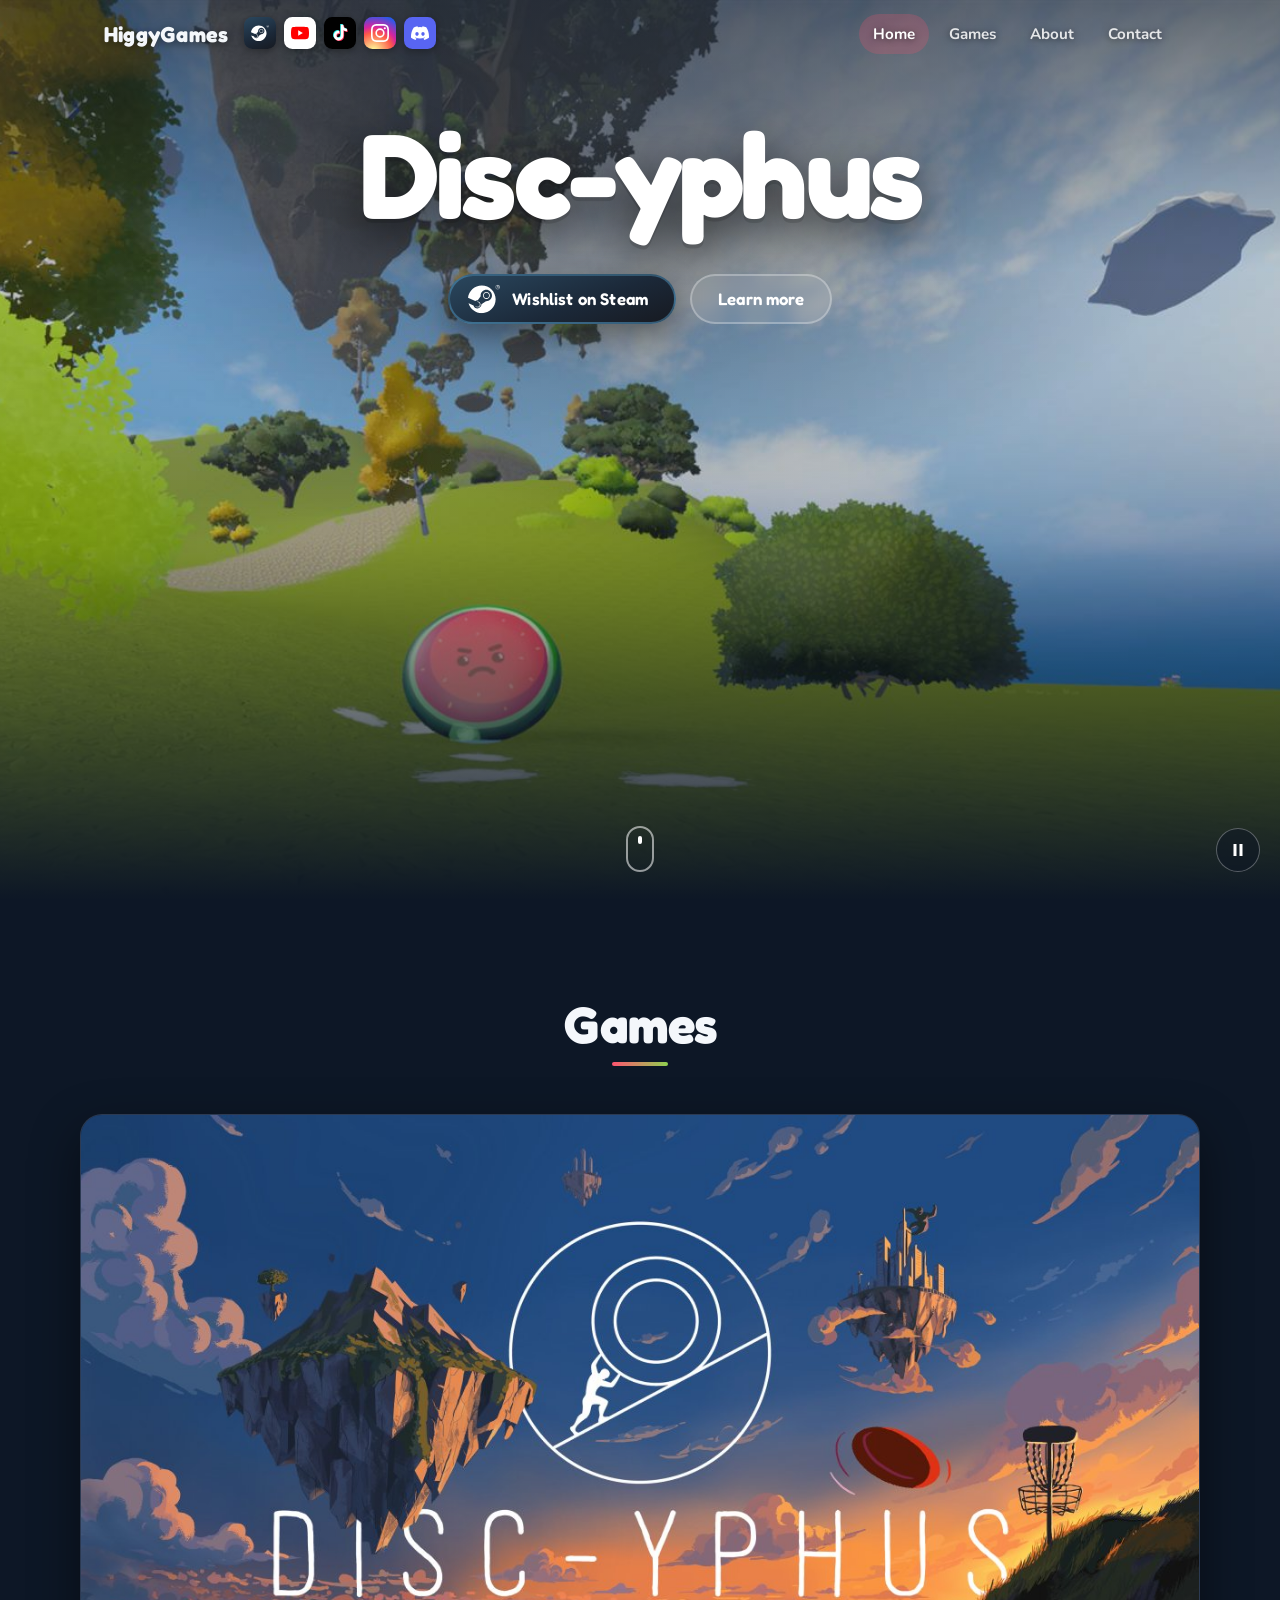
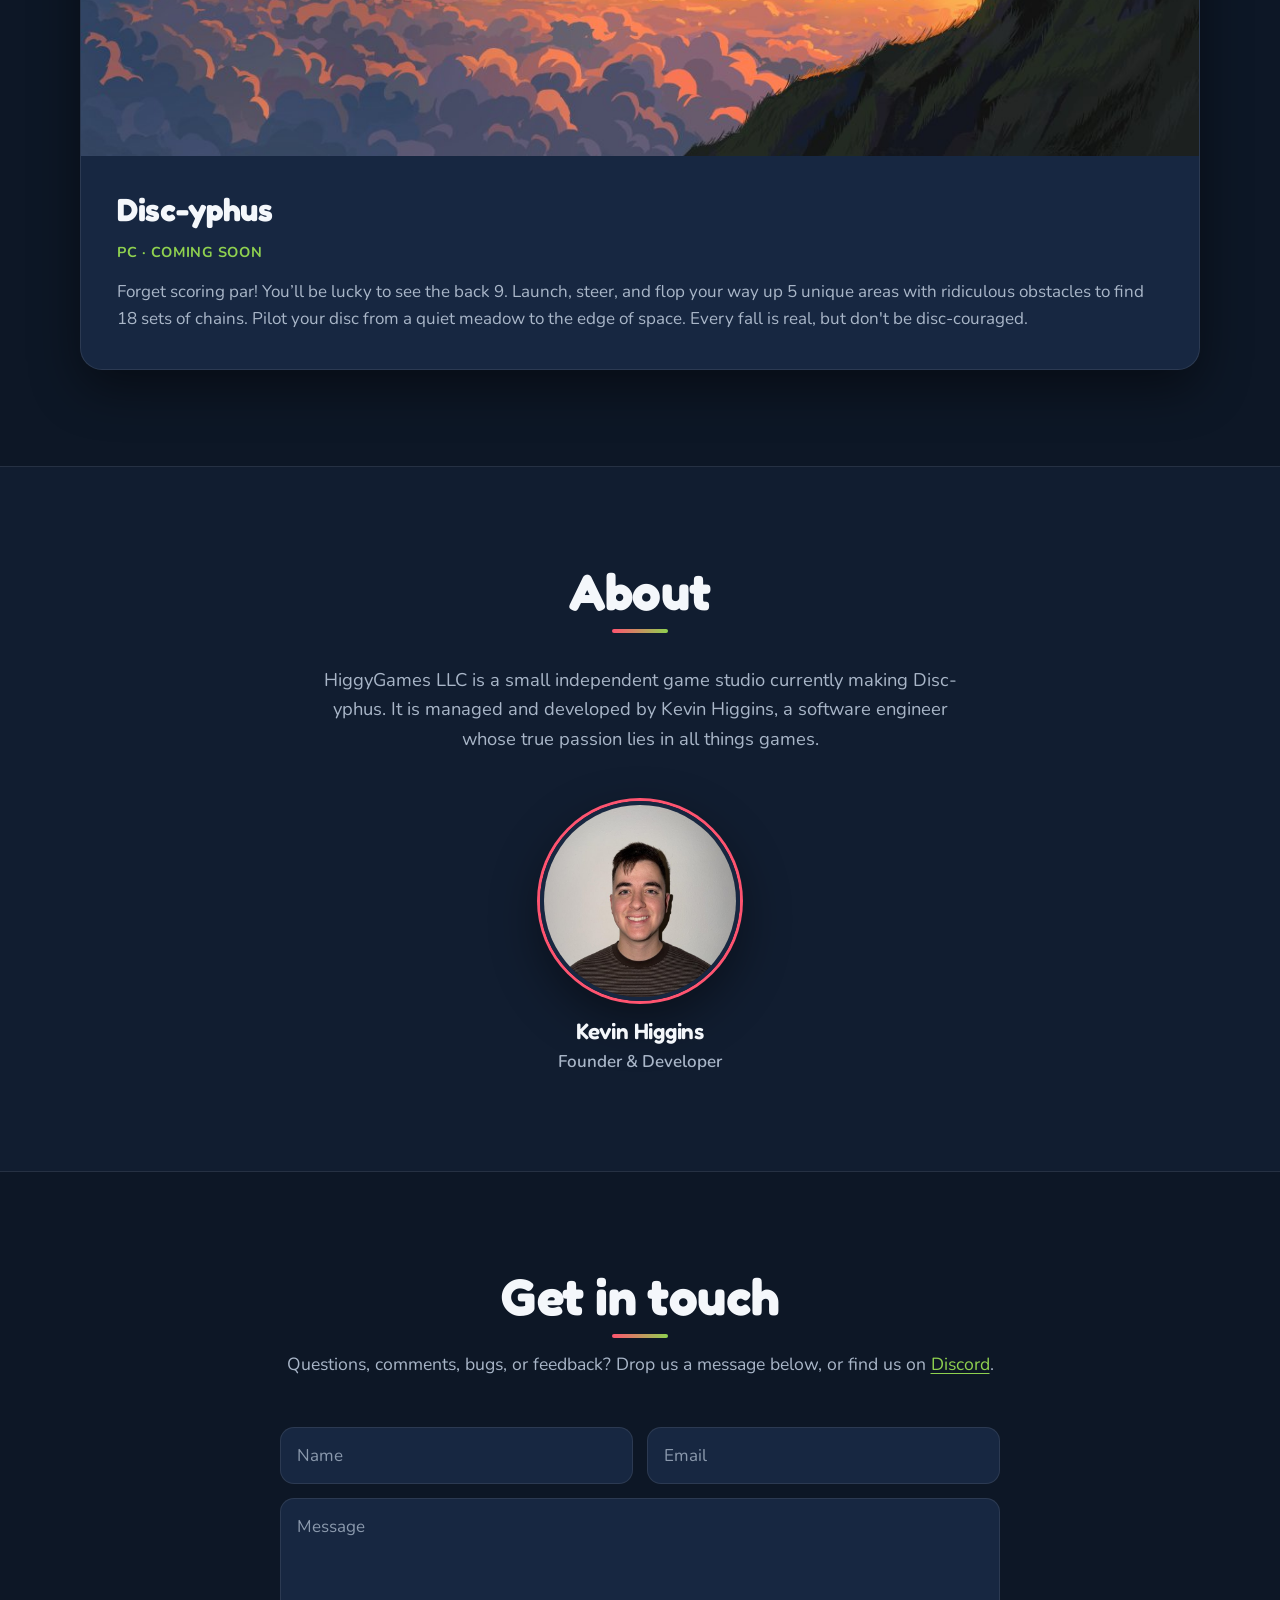
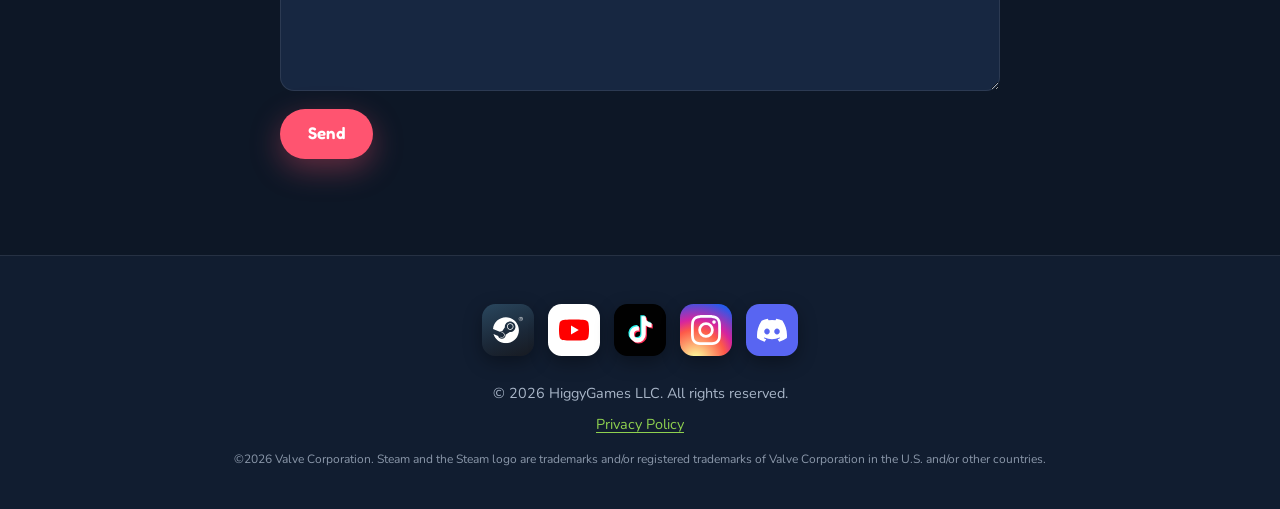
<file: index.html>
<!DOCTYPE html>
<html lang="en">
<head>
	<meta charset="utf-8">
	<meta name="viewport" content="width=device-width, initial-scale=1">
	<meta name="color-scheme" content="dark">
	<title>HiggyGames</title>
	<meta name="description" content="HiggyGames LLC is an independent game studio. They are currently working on Disc-yphus, a challenging 3D platformer where the player is a disc.">

	<!-- Social share cards (Discord, X, Slack link previews). -->
	<meta property="og:site_name" content="HiggyGames">
	<meta property="og:title" content="HiggyGames">
	<meta property="og:description" content="Disc-yphus: a challenging disc golf themed precision platformer. Coming soon to PC.">
	<meta property="og:type" content="website">
	<meta property="og:url" content="https://higgygames.com/">
	<meta property="og:image" content="https://higgygames.com/assets/images/share.jpg">
	<meta property="og:image:width" content="1200">
	<meta property="og:image:height" content="630">
	<meta name="twitter:card" content="summary_large_image">

	<link rel="icon" type="image/png" href="assets/images/favicon.png">
	<link rel="apple-touch-icon" href="assets/images/apple-touch-icon.png">

	<link rel="stylesheet" href="css/style.css?v=16">
</head>
<body>

	<!-- ============================================================
	     EDIT ME: links used across the page.
	     Social links left as "#" are hidden automatically by js/main.js,
	     so fill in the ones you have and leave the rest.
	     ============================================================ -->

	<a class="skip-link" href="#home">Skip to content</a>

	<header class="topbar" id="topbar">
		<div class="topbar__inner">
			<a class="wordmark" href="#home" aria-label="HiggyGames home">
				<span>HiggyGames</span>
			</a>

			<button class="nav-toggle" id="navToggle" aria-expanded="false" aria-controls="siteNav" aria-label="Open menu">
				<span></span><span></span><span></span>
			</button>

			<nav class="nav" id="siteNav" aria-label="Primary">
				<a href="#home">Home</a>
				<a href="#games">Games</a>
				<a href="#about">About</a>
				<a href="#contact">Contact</a>
			</nav>
		</div>
	</header>

	<main>

		<!-- ================= HOME / HERO ================= -->
		<section class="hero" id="home">
			<div class="hero__media" aria-hidden="true">
				<!-- Announce trailer, looped and muted.
				     The poster image keeps the screenshot visible until it loads. -->
				<video class="hero__video" id="heroVideo" autoplay muted loop playsinline poster="assets/images/hero.jpg" src="assets/videos/trailer.mp4"></video>
			</div>

			<div class="hero__content reveal">
				<h1 class="hero__title">Disc-yphus</h1>
				<div class="hero__actions">
					<a class="btn btn--steam" href="https://store.steampowered.com/app/5147760/Discyphus/" data-external>
						<img src="assets/images/steam-logo.svg" alt="">
						Wishlist on Steam
					</a>
					<a class="btn btn--ghost" href="#games">Learn more</a>
				</div>
			</div>

			<button class="hero__pause" id="heroPause" type="button" aria-label="Pause background video">
				<svg class="icon-pause" viewBox="0 0 24 24" aria-hidden="true"><path d="M6 4h4v16H6zM14 4h4v16h-4z"/></svg>
				<svg class="icon-play" viewBox="0 0 24 24" aria-hidden="true"><path d="M7 4v16l13-8z"/></svg>
			</button>

			<a class="hero__scroll" href="#games" aria-label="Scroll to games">
				<span></span>
			</a>
		</section>

		<!-- ================= GAMES ================= -->
		<section class="section" id="games">
			<div class="section__inner">
				<header class="section__head reveal">
					<h2>Games</h2>
				</header>

				<div class="games">
					<a class="game reveal" href="https://store.steampowered.com/app/5147760/Discyphus/" data-external>
						<div class="game__media">
							<img src="assets/images/disc-yphus.jpg" alt="Disc-yphus key art: the Disc-yphus logo over floating islands at sunset, with a disc flying toward a basket." width="1232" height="706" loading="lazy">
						</div>
						<div class="game__body">
							<h3 class="game__title">Disc-yphus</h3>
							<p class="game__meta">PC &middot; Coming soon</p>
							<p class="game__desc">
								Forget scoring par! You&rsquo;ll be lucky to see the back 9. Launch, steer, and flop your way up 5
								unique areas with ridiculous obstacles to find 18 sets of chains. Pilot your disc from a quiet meadow to the
								edge of space. Every fall is real, but don't be disc-couraged.
							</p>
						</div>
					</a>
				</div>
			</div>
		</section>

		<!-- ================= ABOUT ================= -->
		<section class="section section--alt" id="about">
			<div class="section__inner">
				<header class="section__head reveal">
					<h2>About</h2>
				</header>

				<p class="about__blurb reveal">
					HiggyGames LLC is a small independent game studio currently making Disc-yphus.
					It is managed and developed by Kevin Higgins, a software engineer whose true
					passion lies in all things games.
				</p>

				<div class="team">
					<div class="member reveal">
						<img class="member__photo" src="assets/images/kevin_profile_pic.jpg" alt="Kevin Higgins" width="600" height="600" loading="lazy">
						<h3 class="member__name">Kevin Higgins</h3>
						<p class="member__role">Founder &amp; Developer</p>
					</div>
				</div>
			</div>
		</section>

		<!-- ================= CONTACT ================= -->
		<section class="section" id="contact">
			<div class="section__inner section__inner--narrow">
				<header class="section__head reveal">
					<h2>Get in touch</h2>
					<p>Questions, comments, bugs, or feedback? Drop us a message below, or find us on <a href="https://discord.gg/F5QmDP3Kx4" data-external>Discord</a>.</p>
				</header>

				<form class="form reveal" id="contactForm" action="https://formspree.io/f/xgaerrbk" method="POST">
					<div class="form__row">
						<label class="sr-only" for="name">Name</label>
						<input id="name" name="name" type="text" placeholder="Name" maxlength="120" required autocomplete="name">
						<label class="sr-only" for="email">Email</label>
						<input id="email" name="email" type="email" placeholder="Email" maxlength="120" required autocomplete="email">
					</div>
					<label class="sr-only" for="message">Message</label>
					<textarea id="message" name="message" placeholder="Message" rows="6" maxlength="4000" required></textarea>
					<input type="text" name="_gotcha" class="sr-only" tabindex="-1" autocomplete="off" aria-hidden="true">
					<!-- EDIT ME: Cloudflare Turnstile site key. The secret key goes in the Formspree form settings, never here. -->
					<div class="cf-turnstile" data-sitekey="0x4AAAAAAFAc6XRJwkm-q1zN" data-theme="dark" data-size="flexible"></div>
					<div class="form__actions">
						<button class="btn btn--primary" type="submit">Send</button>
						<p class="form__status" id="formStatus" role="status" aria-live="polite"></p>
					</div>
				</form>
			</div>
		</section>

	</main>

	<footer class="footer">
		<div class="footer__inner">
			<ul class="socials" aria-label="Social media">
				<li><a href="https://store.steampowered.com/app/5147760/Discyphus/" data-external data-brand="steam" aria-label="Steam" title="Steam">
					<img src="assets/images/steam-logo.svg" alt="">
				</a></li>
				<li><a href="https://www.youtube.com/@HiggyGamesLLC" data-external data-brand="youtube" aria-label="YouTube" title="YouTube">
					<svg viewBox="0 0 24 24" aria-hidden="true"><path d="M23.5 6.2a3 3 0 0 0-2.1-2.1C19.5 3.6 12 3.6 12 3.6s-7.5 0-9.4.5A3 3 0 0 0 .5 6.2 31 31 0 0 0 0 12a31 31 0 0 0 .5 5.8 3 3 0 0 0 2.1 2.1c1.9.5 9.4.5 9.4.5s7.5 0 9.4-.5a3 3 0 0 0 2.1-2.1A31 31 0 0 0 24 12a31 31 0 0 0-.5-5.8ZM9.6 15.6V8.4l6.2 3.6-6.2 3.6Z"/></svg>
				</a></li>
				<li><a href="https://www.tiktok.com/@higgygames" data-external data-brand="tiktok" aria-label="TikTok" title="TikTok">
					<svg viewBox="0 0 24 24" aria-hidden="true"><path class="tt-cyan" transform="translate(-0.9 -0.9)" d="M16.6 1h-3.4v14.4a3 3 0 1 1-3-3c.3 0 .6 0 .9.1V9a6.5 6.5 0 1 0 5.5 6.4V8.3a8 8 0 0 0 4.7 1.5V6.4a4.7 4.7 0 0 1-4.7-4.7V1Z"/><path class="tt-red" transform="translate(0.9 0.9)" d="M16.6 1h-3.4v14.4a3 3 0 1 1-3-3c.3 0 .6 0 .9.1V9a6.5 6.5 0 1 0 5.5 6.4V8.3a8 8 0 0 0 4.7 1.5V6.4a4.7 4.7 0 0 1-4.7-4.7V1Z"/><path d="M16.6 1h-3.4v14.4a3 3 0 1 1-3-3c.3 0 .6 0 .9.1V9a6.5 6.5 0 1 0 5.5 6.4V8.3a8 8 0 0 0 4.7 1.5V6.4a4.7 4.7 0 0 1-4.7-4.7V1Z"/></svg>
				</a></li>
				<li><a href="https://www.instagram.com/higgygames/" data-external data-brand="instagram" aria-label="Instagram" title="Instagram">
					<svg viewBox="0 0 24 24" aria-hidden="true"><path d="M12 2.2c3.2 0 3.6 0 4.8.1 3.3.1 4.8 1.7 4.9 4.9.1 1.3.1 1.6.1 4.8s0 3.6-.1 4.8c-.1 3.2-1.7 4.8-4.9 4.9-1.3.1-1.6.1-4.8.1s-3.6 0-4.8-.1c-3.3-.1-4.8-1.7-4.9-4.9C2.2 15.6 2.2 15.2 2.2 12s0-3.6.1-4.8C2.4 3.9 4 2.4 7.2 2.3c1.3-.1 1.6-.1 4.8-.1ZM12 0C8.7 0 8.3 0 7.1.1 2.7.3.3 2.7.1 7.1 0 8.3 0 8.7 0 12s0 3.7.1 4.9c.2 4.4 2.6 6.8 7 7 1.2.1 1.6.1 4.9.1s3.7 0 4.9-.1c4.4-.2 6.8-2.6 7-7 .1-1.2.1-1.6.1-4.9s0-3.7-.1-4.9c-.2-4.4-2.6-6.8-7-7C15.7 0 15.3 0 12 0Zm0 5.8a6.2 6.2 0 1 0 0 12.4 6.2 6.2 0 0 0 0-12.4ZM12 16a4 4 0 1 1 0-8 4 4 0 0 1 0 8Zm6.4-11.8a1.4 1.4 0 1 0 0 2.9 1.4 1.4 0 0 0 0-2.9Z"/></svg>
				</a></li>
				<li><a href="#" data-external data-brand="x" aria-label="X" title="X">
					<svg viewBox="0 0 24 24" aria-hidden="true"><path d="M18.2 2h3.4l-7.4 8.5L23 22h-6.8l-5.3-7-6.1 7H1.4l7.9-9.1L1 2h7l4.8 6.4L18.2 2Zm-1.2 18h1.9L7.1 3.9H5.1L17 20Z"/></svg>
				</a></li>
				<li><a href="#" data-external data-brand="bluesky" aria-label="Bluesky" title="Bluesky">
					<svg viewBox="0 0 24 24" aria-hidden="true"><path d="M5.2 3.1C8 5.2 11 9.4 12 11.7c1-2.3 4-6.5 6.8-8.6 2-1.5 5.2-2.7 5.2 1 0 .8-.4 6.3-.7 7.2-.9 3.1-4.1 3.9-7 3.4 5 .9 6.3 3.7 3.5 6.6-5.2 5.5-7.5-1.4-7.8-3.2-.3 1.8-2.6 8.7-7.8 3.2-2.8-2.9-1.5-5.7 3.5-6.6-2.9.5-6.1-.3-7-3.4C.4 10.4 0 4.9 0 4.1c0-3.7 3.2-2.5 5.2-1Z"/></svg>
				</a></li>
				<li><a href="https://discord.gg/F5QmDP3Kx4" data-external data-brand="discord" aria-label="Discord" title="Discord">
					<svg viewBox="0 0 24 24" aria-hidden="true"><path d="M20.3 4.4A19.8 19.8 0 0 0 15.4 3l-.6 1.2a18.3 18.3 0 0 0-5.5 0L8.6 3a19.7 19.7 0 0 0-4.9 1.5C.5 9.2-.3 13.8.1 18.4a20 20 0 0 0 6 3l1.3-2a12.9 12.9 0 0 1-2-1l.5-.4a14.2 14.2 0 0 0 12.2 0l.5.4c-.7.4-1.4.7-2.1 1l1.3 2a19.9 19.9 0 0 0 6.1-3c.5-5.3-.9-9.9-3.6-14ZM8 15.6c-1.2 0-2.2-1.1-2.2-2.4S6.8 10.8 8 10.8s2.2 1.1 2.2 2.4-1 2.4-2.2 2.4Zm8 0c-1.2 0-2.2-1.1-2.2-2.4s1-2.4 2.2-2.4 2.2 1.1 2.2 2.4-1 2.4-2.2 2.4Z"/></svg>
				</a></li>
			</ul>
			<p class="footer__copy">&copy; <span id="year">2026</span> HiggyGames LLC. All rights reserved.</p>
			<p class="footer__links"><a href="privacy.html">Privacy Policy</a></p>
			<p class="footer__legal">&copy;2026 Valve Corporation. Steam and the Steam logo are trademarks and/or registered trademarks of Valve Corporation in the U.S. and/or other countries.</p>
		</div>
	</footer>

	<script src="js/main.js?v=9"></script>
</body>
</html>
</file>
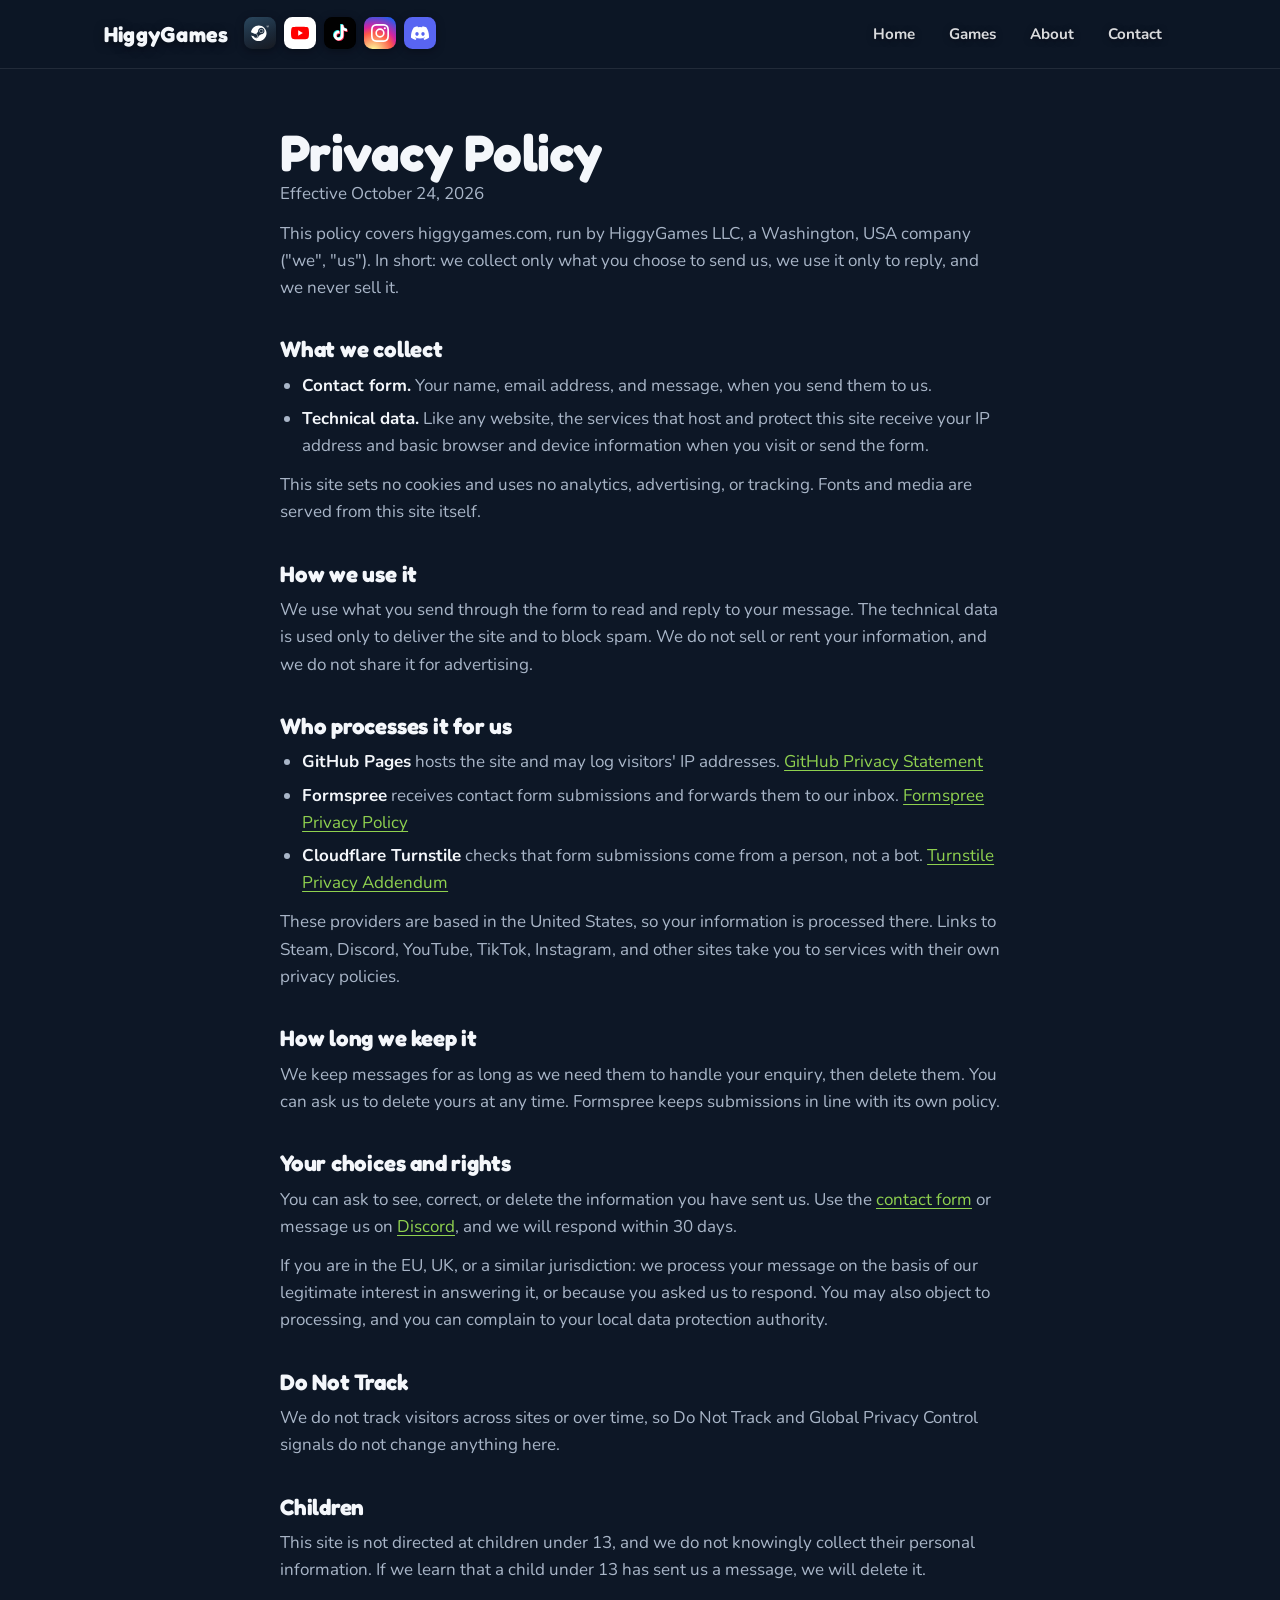
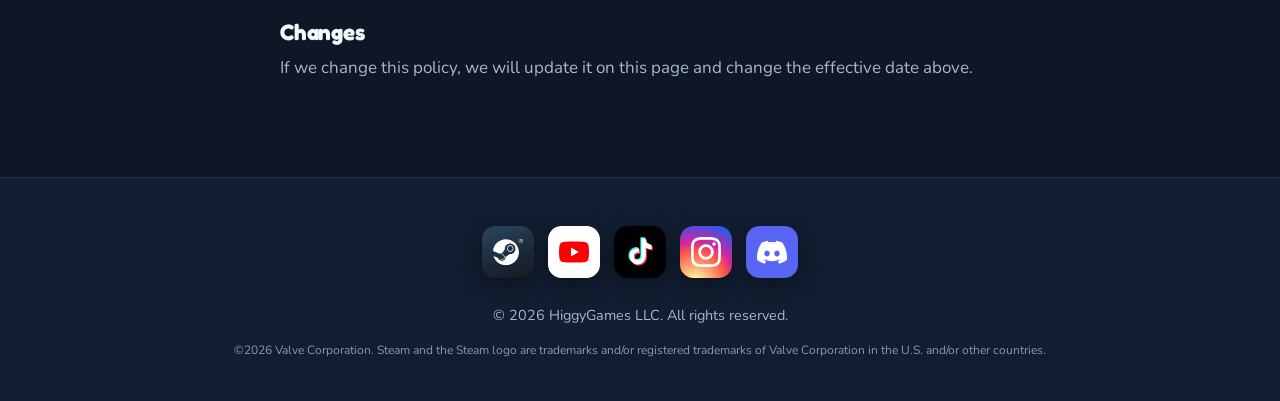
<file: privacy.html>
<!DOCTYPE html>
<html lang="en">
<head>
	<meta charset="utf-8">
	<meta name="viewport" content="width=device-width, initial-scale=1">
	<meta name="color-scheme" content="dark">
	<title>Privacy Policy · HiggyGames</title>
	<meta name="description" content="How HiggyGames LLC handles the information you share through higgygames.com.">
	<link rel="icon" type="image/png" href="assets/images/favicon.png">
	<link rel="apple-touch-icon" href="assets/images/apple-touch-icon.png">
	<link rel="stylesheet" href="css/style.css?v=16">
</head>
<body>

	<a class="skip-link" href="#policy">Skip to content</a>

	<header class="topbar is-solid" id="topbar">
		<div class="topbar__inner">
			<a class="wordmark" href="./#home" aria-label="HiggyGames home">
				<span>HiggyGames</span>
			</a>

			<button class="nav-toggle" id="navToggle" aria-expanded="false" aria-controls="siteNav" aria-label="Open menu">
				<span></span><span></span><span></span>
			</button>

			<nav class="nav" id="siteNav" aria-label="Primary">
				<a href="./#home">Home</a>
				<a href="./#games">Games</a>
				<a href="./#about">About</a>
				<a href="./#contact">Contact</a>
			</nav>
		</div>
	</header>

	<main class="section legal" id="policy">
		<div class="section__inner section__inner--narrow">
			<h1>Privacy Policy</h1>
			<p>Effective October 24, 2026</p>

			<p>This policy covers higgygames.com, run by HiggyGames LLC, a Washington, USA company ("we", "us"). In short: we collect only what you choose to send us, we use it only to reply, and we never sell it.</p>

			<h2>What we collect</h2>
			<ul>
				<li><strong>Contact form.</strong> Your name, email address, and message, when you send them to us.</li>
				<li><strong>Technical data.</strong> Like any website, the services that host and protect this site receive your IP address and basic browser and device information when you visit or send the form.</li>
			</ul>
			<p>This site sets no cookies and uses no analytics, advertising, or tracking. Fonts and media are served from this site itself.</p>

			<h2>How we use it</h2>
			<p>We use what you send through the form to read and reply to your message. The technical data is used only to deliver the site and to block spam. We do not sell or rent your information, and we do not share it for advertising.</p>

			<h2>Who processes it for us</h2>
			<ul>
				<li><strong>GitHub Pages</strong> hosts the site and may log visitors' IP addresses. <a href="https://docs.github.com/en/site-policy/privacy-policies/github-general-privacy-statement">GitHub Privacy Statement</a></li>
				<li><strong>Formspree</strong> receives contact form submissions and forwards them to our inbox. <a href="https://formspree.io/legal/privacy-policy">Formspree Privacy Policy</a></li>
				<li><strong>Cloudflare Turnstile</strong> checks that form submissions come from a person, not a bot. <a href="https://www.cloudflare.com/turnstile-privacy-policy/">Turnstile Privacy Addendum</a></li>
			</ul>
			<p>These providers are based in the United States, so your information is processed there. Links to Steam, Discord, YouTube, TikTok, Instagram, and other sites take you to services with their own privacy policies.</p>

			<h2>How long we keep it</h2>
			<p>We keep messages for as long as we need them to handle your enquiry, then delete them. You can ask us to delete yours at any time. Formspree keeps submissions in line with its own policy.</p>

			<h2>Your choices and rights</h2>
			<p>You can ask to see, correct, or delete the information you have sent us. Use the <a href="./#contact">contact form</a> or message us on <a href="https://discord.gg/F5QmDP3Kx4">Discord</a>, and we will respond within 30 days.</p>
			<p>If you are in the EU, UK, or a similar jurisdiction: we process your message on the basis of our legitimate interest in answering it, or because you asked us to respond. You may also object to processing, and you can complain to your local data protection authority.</p>

			<h2>Do Not Track</h2>
			<p>We do not track visitors across sites or over time, so Do Not Track and Global Privacy Control signals do not change anything here.</p>

			<h2>Children</h2>
			<p>This site is not directed at children under 13, and we do not knowingly collect their personal information. If we learn that a child under 13 has sent us a message, we will delete it.</p>

			<h2>Changes</h2>
			<p>If we change this policy, we will update it on this page and change the effective date above.</p>
		</div>
	</main>

	<footer class="footer">
		<div class="footer__inner">
			<ul class="socials" aria-label="Social media">
				<li><a href="https://store.steampowered.com/app/5147760/Discyphus/" data-external data-brand="steam" aria-label="Steam" title="Steam">
					<img src="assets/images/steam-logo.svg" alt="">
				</a></li>
				<li><a href="https://www.youtube.com/@HiggyGamesLLC" data-external data-brand="youtube" aria-label="YouTube" title="YouTube">
					<svg viewBox="0 0 24 24" aria-hidden="true"><path d="M23.5 6.2a3 3 0 0 0-2.1-2.1C19.5 3.6 12 3.6 12 3.6s-7.5 0-9.4.5A3 3 0 0 0 .5 6.2 31 31 0 0 0 0 12a31 31 0 0 0 .5 5.8 3 3 0 0 0 2.1 2.1c1.9.5 9.4.5 9.4.5s7.5 0 9.4-.5a3 3 0 0 0 2.1-2.1A31 31 0 0 0 24 12a31 31 0 0 0-.5-5.8ZM9.6 15.6V8.4l6.2 3.6-6.2 3.6Z"/></svg>
				</a></li>
				<li><a href="https://www.tiktok.com/@higgygames" data-external data-brand="tiktok" aria-label="TikTok" title="TikTok">
					<svg viewBox="0 0 24 24" aria-hidden="true"><path class="tt-cyan" transform="translate(-0.9 -0.9)" d="M16.6 1h-3.4v14.4a3 3 0 1 1-3-3c.3 0 .6 0 .9.1V9a6.5 6.5 0 1 0 5.5 6.4V8.3a8 8 0 0 0 4.7 1.5V6.4a4.7 4.7 0 0 1-4.7-4.7V1Z"/><path class="tt-red" transform="translate(0.9 0.9)" d="M16.6 1h-3.4v14.4a3 3 0 1 1-3-3c.3 0 .6 0 .9.1V9a6.5 6.5 0 1 0 5.5 6.4V8.3a8 8 0 0 0 4.7 1.5V6.4a4.7 4.7 0 0 1-4.7-4.7V1Z"/><path d="M16.6 1h-3.4v14.4a3 3 0 1 1-3-3c.3 0 .6 0 .9.1V9a6.5 6.5 0 1 0 5.5 6.4V8.3a8 8 0 0 0 4.7 1.5V6.4a4.7 4.7 0 0 1-4.7-4.7V1Z"/></svg>
				</a></li>
				<li><a href="https://www.instagram.com/higgygames/" data-external data-brand="instagram" aria-label="Instagram" title="Instagram">
					<svg viewBox="0 0 24 24" aria-hidden="true"><path d="M12 2.2c3.2 0 3.6 0 4.8.1 3.3.1 4.8 1.7 4.9 4.9.1 1.3.1 1.6.1 4.8s0 3.6-.1 4.8c-.1 3.2-1.7 4.8-4.9 4.9-1.3.1-1.6.1-4.8.1s-3.6 0-4.8-.1c-3.3-.1-4.8-1.7-4.9-4.9C2.2 15.6 2.2 15.2 2.2 12s0-3.6.1-4.8C2.4 3.9 4 2.4 7.2 2.3c1.3-.1 1.6-.1 4.8-.1ZM12 0C8.7 0 8.3 0 7.1.1 2.7.3.3 2.7.1 7.1 0 8.3 0 8.7 0 12s0 3.7.1 4.9c.2 4.4 2.6 6.8 7 7 1.2.1 1.6.1 4.9.1s3.7 0 4.9-.1c4.4-.2 6.8-2.6 7-7 .1-1.2.1-1.6.1-4.9s0-3.7-.1-4.9c-.2-4.4-2.6-6.8-7-7C15.7 0 15.3 0 12 0Zm0 5.8a6.2 6.2 0 1 0 0 12.4 6.2 6.2 0 0 0 0-12.4ZM12 16a4 4 0 1 1 0-8 4 4 0 0 1 0 8Zm6.4-11.8a1.4 1.4 0 1 0 0 2.9 1.4 1.4 0 0 0 0-2.9Z"/></svg>
				</a></li>
				<li><a href="#" data-external data-brand="x" aria-label="X" title="X">
					<svg viewBox="0 0 24 24" aria-hidden="true"><path d="M18.2 2h3.4l-7.4 8.5L23 22h-6.8l-5.3-7-6.1 7H1.4l7.9-9.1L1 2h7l4.8 6.4L18.2 2Zm-1.2 18h1.9L7.1 3.9H5.1L17 20Z"/></svg>
				</a></li>
				<li><a href="#" data-external data-brand="bluesky" aria-label="Bluesky" title="Bluesky">
					<svg viewBox="0 0 24 24" aria-hidden="true"><path d="M5.2 3.1C8 5.2 11 9.4 12 11.7c1-2.3 4-6.5 6.8-8.6 2-1.5 5.2-2.7 5.2 1 0 .8-.4 6.3-.7 7.2-.9 3.1-4.1 3.9-7 3.4 5 .9 6.3 3.7 3.5 6.6-5.2 5.5-7.5-1.4-7.8-3.2-.3 1.8-2.6 8.7-7.8 3.2-2.8-2.9-1.5-5.7 3.5-6.6-2.9.5-6.1-.3-7-3.4C.4 10.4 0 4.9 0 4.1c0-3.7 3.2-2.5 5.2-1Z"/></svg>
				</a></li>
				<li><a href="https://discord.gg/F5QmDP3Kx4" data-external data-brand="discord" aria-label="Discord" title="Discord">
					<svg viewBox="0 0 24 24" aria-hidden="true"><path d="M20.3 4.4A19.8 19.8 0 0 0 15.4 3l-.6 1.2a18.3 18.3 0 0 0-5.5 0L8.6 3a19.7 19.7 0 0 0-4.9 1.5C.5 9.2-.3 13.8.1 18.4a20 20 0 0 0 6 3l1.3-2a12.9 12.9 0 0 1-2-1l.5-.4a14.2 14.2 0 0 0 12.2 0l.5.4c-.7.4-1.4.7-2.1 1l1.3 2a19.9 19.9 0 0 0 6.1-3c.5-5.3-.9-9.9-3.6-14ZM8 15.6c-1.2 0-2.2-1.1-2.2-2.4S6.8 10.8 8 10.8s2.2 1.1 2.2 2.4-1 2.4-2.2 2.4Zm8 0c-1.2 0-2.2-1.1-2.2-2.4s1-2.4 2.2-2.4 2.2 1.1 2.2 2.4-1 2.4-2.2 2.4Z"/></svg>
				</a></li>
			</ul>
			<p class="footer__copy">&copy; 2026 HiggyGames LLC. All rights reserved.</p>
			<p class="footer__legal">&copy;2026 Valve Corporation. Steam and the Steam logo are trademarks and/or registered trademarks of Valve Corporation in the U.S. and/or other countries.</p>
		</div>
	</footer>

	<script src="js/main.js?v=9"></script>
</body>
</html>
</file>
<file: css/style.css>
/* ==========================================================================
   HiggyGames — site styles
   Palette pulled from the Disc-yphus screenshots: twilight-blue backdrop,
   watermelon-red accent, meadow-green secondary.
   ========================================================================== */

/* Self-hosted so visitors' IPs never go to Google. Variable fonts, Latin subset. */
@font-face { font-family: "Fredoka"; font-style: normal; font-weight: 300 700; font-display: swap; src: url("../assets/fonts/fredoka.woff2") format("woff2"); }
@font-face { font-family: "Nunito"; font-style: normal; font-weight: 200 1000; font-display: swap; src: url("../assets/fonts/nunito.woff2") format("woff2"); }
@font-face { font-family: "Nunito"; font-style: italic; font-weight: 200 1000; font-display: swap; src: url("../assets/fonts/nunito-italic.woff2") format("woff2"); }

:root {
	--bg: #0d1726;
	--bg-alt: #111d30;
	--surface: #172741;
	--line: rgba(255, 255, 255, 0.09);
	--text: #f4f7fb;
	--muted: #a9b6c8;
	--accent: #ff5470;
	--accent-strong: #ff2f52;
	--accent-2: #8fd14f;
	--sky: #5fc4ff;

	--font-display: "Fredoka", "Nunito", system-ui, sans-serif;
	--font-body: "Nunito", system-ui, -apple-system, "Segoe UI", sans-serif;

	--radius: 14px;
	--radius-lg: 22px;
	--shadow: 0 18px 50px rgba(0, 0, 0, 0.45);
	--topbar-h: 68px;
	--max: 1120px;
	--ease: cubic-bezier(0.22, 1, 0.36, 1);
}

/* ---------- Reset-ish ---------- */
*, *::before, *::after { box-sizing: border-box; }
html { scroll-behavior: smooth; -webkit-text-size-adjust: 100%; }
body {
	margin: 0;
	background: var(--bg);
	color: var(--text);
	font-family: var(--font-body);
	font-size: 17px;
	line-height: 1.6;
	overflow-x: hidden;
}
img, svg, video { display: block; max-width: 100%; }
a { color: inherit; }
h1, h2, h3 { font-family: var(--font-display); line-height: 1.1; margin: 0; letter-spacing: -0.01em; }
p { margin: 0; }
ul { margin: 0; padding: 0; list-style: none; }
button, input, textarea { font: inherit; color: inherit; }

.sr-only {
	position: absolute; width: 1px; height: 1px; padding: 0; margin: -1px;
	overflow: hidden; clip: rect(0 0 0 0); white-space: nowrap; border: 0;
}
.skip-link {
	position: absolute; top: -100px; left: 16px; z-index: 200;
	padding: 10px 14px; background: var(--accent); color: #fff; border-radius: 8px;
	text-decoration: none; font-weight: 700;
}
.skip-link:focus { top: 12px; }

/* ---------- Top bar ---------- */
.topbar {
	position: fixed; inset: 0 0 auto 0; z-index: 100;
	height: var(--topbar-h);
	transition: background 0.35s var(--ease), box-shadow 0.35s var(--ease), backdrop-filter 0.35s;
}
.topbar.is-solid {
	background: rgba(13, 23, 38, 0.82);
	backdrop-filter: blur(12px);
	-webkit-backdrop-filter: blur(12px);
	box-shadow: 0 1px 0 var(--line);
}
.topbar__inner {
	max-width: var(--max); height: 100%; margin: 0 auto; padding: 0 24px;
	display: flex; align-items: center; justify-content: space-between; gap: 16px;
}
.wordmark {
	display: inline-flex; align-items: center; gap: 10px;
	font-family: var(--font-display); font-weight: 700; font-size: 1.35rem;
	text-decoration: none; letter-spacing: 0.01em;
	text-shadow: 0 2px 10px rgba(0, 0, 0, 0.5);
}

.nav { display: flex; gap: 6px; }
.nav a {
	padding: 8px 14px; border-radius: 999px;
	text-decoration: none; font-weight: 700; font-size: 0.95rem;
	color: rgba(255, 255, 255, 0.85);
	text-shadow: 0 1px 6px rgba(0, 0, 0, 0.5);
	transition: background 0.2s, color 0.2s;
}
.nav a:hover { background: rgba(255, 255, 255, 0.1); color: #fff; }
.nav a.is-active { color: #fff; background: rgba(255, 84, 112, 0.22); }

.nav-toggle {
	display: none; flex-direction: column; justify-content: center; gap: 5px;
	width: 44px; height: 44px; padding: 0; border: 0; border-radius: 10px;
	background: rgba(255, 255, 255, 0.08); cursor: pointer;
}
.nav-toggle span {
	display: block; width: 22px; height: 2px; margin: 0 auto; background: #fff; border-radius: 2px;
	transition: transform 0.25s var(--ease), opacity 0.2s;
}
.nav-toggle[aria-expanded="true"] span:nth-child(1) { transform: translateY(7px) rotate(45deg); }
.nav-toggle[aria-expanded="true"] span:nth-child(2) { opacity: 0; }
.nav-toggle[aria-expanded="true"] span:nth-child(3) { transform: translateY(-7px) rotate(-45deg); }

/* ---------- Buttons ---------- */
.btn {
	display: inline-flex; align-items: center; justify-content: center; gap: 10px;
	min-height: 50px; padding: 0 26px; border-radius: 999px;
	font-family: var(--font-display); font-weight: 600; font-size: 1.05rem; letter-spacing: 0.01em;
	text-decoration: none; cursor: pointer; border: 2px solid transparent;
	transition: transform 0.2s var(--ease), background 0.2s, border-color 0.2s, box-shadow 0.2s;
}
.btn svg { width: 22px; height: 22px; fill: currentColor; }
.btn:hover { transform: translateY(-2px); }
.btn:active { transform: translateY(0); }
.btn--primary {
	background: var(--accent); color: #fff;
	box-shadow: 0 10px 30px rgba(255, 84, 112, 0.35);
}
.btn--primary:hover { background: var(--accent-strong); box-shadow: 0 14px 34px rgba(255, 84, 112, 0.45); }
/* "Coming soon..." bubble shown at the pointer when an unset Steam button is clicked (js/main.js). */
.coming-soon {
	position: fixed;
	z-index: 1000;
	transform: translate(-50%, -140%);
	padding: 6px 14px;
	border-radius: 999px;
	border: 1px solid var(--line);
	background: var(--surface);
	color: var(--text);
	font-weight: 700;
	font-size: 0.9rem;
	white-space: nowrap;
	box-shadow: var(--shadow);
	pointer-events: none;
	animation: coming-soon 1.4s var(--ease) forwards;
}
@keyframes coming-soon {
	0% { opacity: 0; }
	15%, 70% { opacity: 1; }
	100% { opacity: 0; }
}

/* Steam-branded call to action: Steam's navy gradient with its light-blue glow. */
.btn--steam {
	padding-left: 18px; gap: 12px;
	background: linear-gradient(160deg, #2a475e 0%, #1b2838 60%, #171a21 100%); color: #fff;
	border-color: rgba(102, 192, 244, 0.35);
	box-shadow: 0 10px 30px rgba(0, 0, 0, 0.4);
}
.btn--steam img { width: 32px; height: 32px; }
.btn--steam:hover {
	background: linear-gradient(160deg, #35597a 0%, #22334a 60%, #1b2838 100%);
	border-color: rgba(102, 192, 244, 0.7);
	box-shadow: 0 14px 34px rgba(102, 192, 244, 0.25);
}
.btn--ghost {
	background: rgba(255, 255, 255, 0.08); color: #fff;
	border-color: rgba(255, 255, 255, 0.28);
	backdrop-filter: blur(6px); -webkit-backdrop-filter: blur(6px);
}
.btn--ghost:hover { background: rgba(255, 255, 255, 0.16); border-color: rgba(255, 255, 255, 0.5); }


/* ---------- Hero ---------- */
.hero {
	position: relative; isolation: isolate;
	min-height: 100vh; min-height: 100svh;
	display: grid; place-items: start center; /* content sits up top so the trailer stays visible */
	padding: calc(var(--topbar-h) + 40px) 24px 96px;
	text-align: center; overflow: hidden;
}
.hero__media {
	position: absolute; inset: 0; z-index: -2;
	background: var(--bg) url("../assets/images/hero.jpg") center 45% / cover no-repeat;
	animation: hero-drift 28s ease-in-out infinite alternate;
	transform-origin: 45% 60%;
}
.hero__video { position: absolute; inset: 0; width: 100%; height: 100%; object-fit: cover; }
.hero::after {
	/* Legibility overlay: darkens the top for the nav, fades into the page colour at the bottom. */
	content: ""; position: absolute; inset: 0; z-index: -1; pointer-events: none;
	background:
		linear-gradient(to bottom, rgba(13, 23, 38, 0.55) 0%, rgba(13, 23, 38, 0.05) 30%, rgba(13, 23, 38, 0.15) 60%, var(--bg) 100%),
		radial-gradient(60% 45% at 50% 25%, rgba(0, 0, 0, 0.35), transparent 70%);
}
@keyframes hero-drift {
	from { transform: scale(1); }
	to   { transform: scale(1.08); }
}

.hero__content { max-width: 820px; }
.hero__title {
	font-size: clamp(3.4rem, 11vw, 7.5rem); font-weight: 700; letter-spacing: -0.03em;
	color: #fff; text-shadow: 0 4px 0 rgba(0, 0, 0, 0.12), 0 12px 40px rgba(0, 0, 0, 0.55);
}
.hero__actions { display: flex; flex-wrap: wrap; justify-content: center; gap: 14px; margin-top: 34px; }

.hero__scroll {
	position: absolute; bottom: 28px; left: 50%; transform: translateX(-50%);
	width: 28px; height: 46px; border: 2px solid rgba(255, 255, 255, 0.55); border-radius: 999px;
	display: grid; justify-content: center; align-content: start; padding-top: 8px;
}
.hero__scroll span {
	width: 4px; height: 8px; border-radius: 2px; background: #fff;
	animation: scroll-hint 1.8s ease-in-out infinite;
}
/* Pause/play for the moving background (WCAG 2.2.2). */
.hero__pause {
	position: absolute; right: 20px; bottom: 28px;
	display: grid; place-items: center; width: 44px; height: 44px; padding: 0;
	border: 1px solid rgba(255, 255, 255, 0.3); border-radius: 50%;
	background: rgba(13, 23, 38, 0.55); color: #fff; cursor: pointer;
	backdrop-filter: blur(6px); -webkit-backdrop-filter: blur(6px);
}
.hero__pause svg { width: 18px; height: 18px; fill: currentColor; }
.hero__pause .icon-play, .hero.is-paused .hero__pause .icon-pause { display: none; }
.hero.is-paused .hero__pause .icon-play { display: block; }
.hero.is-paused .hero__media { animation-play-state: paused; }

@keyframes scroll-hint {
	0%   { transform: translateY(0); opacity: 1; }
	70%  { transform: translateY(16px); opacity: 0; }
	100% { transform: translateY(0); opacity: 0; }
}

/* ---------- Sections ---------- */
.section { padding: 96px 24px; scroll-margin-top: var(--topbar-h); }
.section--alt { background: var(--bg-alt); border-top: 1px solid var(--line); border-bottom: 1px solid var(--line); }
.section__inner { max-width: var(--max); margin: 0 auto; }
.section__inner--narrow { max-width: 720px; }
.section__head { text-align: center; margin-bottom: 48px; }
.section__head h2 {
	font-size: clamp(2.2rem, 5vw, 3.2rem); font-weight: 700;
	position: relative; display: inline-block; padding-bottom: 14px;
}
.section__head h2::after {
	content: ""; position: absolute; left: 50%; bottom: 0; width: 56px; height: 4px; border-radius: 2px;
	transform: translateX(-50%);
	background: linear-gradient(90deg, var(--accent), var(--accent-2));
}
.section__head p { margin-top: 12px; color: var(--muted); font-size: 1.1rem; }

/* ---------- Games ---------- */
.games { display: grid; gap: 32px; }
.game {
	display: grid; gap: 0; /* image on top, text below: shows the whole capsule */
	text-decoration: none; /* the whole card is the Steam link */
	background: var(--surface); border: 1px solid var(--line); border-radius: var(--radius-lg);
	overflow: hidden; box-shadow: var(--shadow);
}
.game__media { display: block; position: relative; overflow: hidden; background: #000; }
.game__media img {
	width: 100%; height: auto;
	transition: transform 0.6s var(--ease);
}
.game:hover .game__media img { transform: scale(1.04); }
.game__body { padding: 36px; display: flex; flex-direction: column; gap: 14px; justify-content: center; }
.game__title { font-size: 2rem; font-weight: 700; }
.game__meta { color: var(--accent-2); font-weight: 700; font-size: 0.9rem; letter-spacing: 0.04em; text-transform: uppercase; }
.game__desc { color: var(--muted); }

/* ---------- About ---------- */
.about__blurb {
	max-width: 640px; margin: -16px auto 48px; text-align: center;
	font-size: 1.15rem; color: var(--muted);
}
.team { display: flex; flex-wrap: wrap; justify-content: center; gap: 40px; }
.member { text-align: center; width: 260px; }
.member__photo {
	width: 200px; height: 200px; margin: 0 auto 18px; border-radius: 50%; object-fit: cover;
	border: 4px solid var(--surface); box-shadow: 0 0 0 3px var(--accent), var(--shadow);
}
.member__name { font-size: 1.4rem; font-weight: 600; }
.member__role { color: var(--muted); margin-top: 4px; font-weight: 600; }

/* ---------- Contact ---------- */
.section__head p a { color: var(--accent-2); text-underline-offset: 3px; }
.section__head p a:hover { color: var(--text); }
.form { display: grid; gap: 14px; }
.cf-turnstile:empty { display: none; } /* no gap until the Turnstile widget has rendered */
.form__row { display: grid; grid-template-columns: 1fr 1fr; gap: 14px; }
.form input, .form textarea {
	width: 100%; padding: 14px 16px; border-radius: var(--radius);
	background: var(--surface); border: 1px solid var(--line); color: var(--text);
	transition: border-color 0.2s, box-shadow 0.2s;
}
.form textarea { resize: vertical; min-height: 150px; }
.form input::placeholder, .form textarea::placeholder { color: rgba(169, 182, 200, 0.8); }
.form input:focus, .form textarea:focus {
	outline: none; border-color: var(--accent);
	box-shadow: 0 0 0 4px rgba(255, 84, 112, 0.2);
}
.form__actions { display: flex; align-items: center; flex-wrap: wrap; gap: 16px; margin-top: 4px; }
.form__status { color: var(--muted); font-weight: 600; min-height: 1.5em; }
.form__status.is-ok { color: var(--accent-2); }
.form__status.is-error { color: var(--accent); }
.footer__links a, .legal a { color: var(--accent-2); text-underline-offset: 3px; }

/* ---------- Privacy page ---------- */
.legal { padding-top: calc(var(--topbar-h) + 56px); }
.legal h1 { font-size: clamp(2.2rem, 5vw, 3.2rem); }
.legal h2 { font-size: 1.4rem; margin: 36px 0 10px; }
.legal p, .legal li { color: var(--muted); }
.legal p + p, .legal p + ul, .legal ul + p { margin-top: 12px; }
.legal ul { list-style: disc; padding-left: 1.3em; }
.legal li + li { margin-top: 6px; }
.legal strong { color: var(--text); }

/* ---------- Footer ---------- */
.footer { border-top: 1px solid var(--line); padding: 48px 24px 40px; background: var(--bg-alt); }
.footer__inner { max-width: var(--max); margin: 0 auto; text-align: center; }
.socials { display: flex; flex-wrap: wrap; justify-content: center; gap: 14px; }
.socials a {
	display: inline-flex; align-items: center; justify-content: center;
	width: 52px; height: 52px; border-radius: 26%;
	background: #fff; color: var(--bg);
	box-shadow: 0 6px 18px rgba(0, 0, 0, 0.35);
	transition: transform 0.2s var(--ease);
}
.socials a svg { width: 30px; height: 30px; fill: currentColor; }
.socials a img { width: 30px; height: 30px; }
.socials a:hover { transform: translateY(-3px) scale(1.06); }

/* App-icon style: official brand colour as the tile, white glyph on top.
   Applies to the footer row and its top-bar copy. */
.socials a[data-brand] { color: #fff; }
.socials a[data-brand="steam"]     { background: linear-gradient(160deg, #2a475e 0%, #1b2838 60%, #171a21 100%); }
.socials a[data-brand="youtube"]   { background: #fff; color: #ff0000; } /* red logo (with its own play cut-out) on white */
.socials a[data-brand="tiktok"]    { background: #010101; }
.socials a[data-brand="instagram"] { background: radial-gradient(circle at 30% 107%, #fdf497 0%, #fdf497 5%, #fd5949 45%, #d6249f 60%, #285aeb 90%); }
.socials a[data-brand="x"]         { background: #000000; }
.socials a[data-brand="bluesky"]   { background: #1185fe; }
.socials a[data-brand="discord"]   { background: #5865f2; }
/* TikTok's glyph carries its own cyan/red offset layers. */
.socials a[data-brand="tiktok"] .tt-cyan { fill: #25f4ee; }
.socials a[data-brand="tiktok"] .tt-red  { fill: #fe2c55; }
.socials li[hidden] { display: none; }
/* Compact copy in the top bar; auto margin keeps it next to the wordmark. */
.socials--top { flex-wrap: nowrap; gap: 8px; margin-right: auto; }
.socials--top a { width: 32px; height: 32px; box-shadow: 0 2px 8px rgba(0, 0, 0, 0.35); }
.socials--top a svg, .socials--top a img { width: 18px; height: 18px; }
.socials--top a:hover { transform: translateY(-2px) scale(1.06); }
.footer__copy { margin-top: 26px; color: var(--muted); font-size: 0.9rem; }
.footer__links { margin-top: 8px; font-size: 0.9rem; }
.footer__legal { margin-top: 14px; color: var(--muted); font-size: 0.75rem; opacity: 0.8; }

/* ---------- Reveal on scroll ---------- */
.reveal { opacity: 0; transform: translateY(22px); transition: opacity 0.8s var(--ease), transform 0.8s var(--ease); }
.reveal.is-visible { opacity: 1; transform: none; }

/* ---------- Focus ---------- */
:focus-visible { outline: 3px solid var(--sky); outline-offset: 3px; }

/* ---------- Responsive ---------- */
@media (max-width: 900px) {
	.game__body { padding: 28px; }
}

@media (max-width: 720px) {
	body { font-size: 16px; }
	.hero__media { background-image: url("../assets/images/hero-mobile.jpg"); background-position: center; }
	.section { padding: 72px 20px; }
	.form__row { grid-template-columns: 1fr; }

	.nav-toggle { display: flex; }
	.nav {
		position: fixed; top: var(--topbar-h); right: 16px; left: 16px;
		flex-direction: column; gap: 4px; padding: 10px;
		background: rgba(13, 23, 38, 0.96); border: 1px solid var(--line); border-radius: var(--radius);
		box-shadow: var(--shadow);
		transform: translateY(-8px); opacity: 0; visibility: hidden;
		transition: transform 0.25s var(--ease), opacity 0.25s, visibility 0.25s;
	}
	.nav.is-open { transform: none; opacity: 1; visibility: visible; }
	.nav a { padding: 14px 16px; text-align: center; font-size: 1.05rem; }
	.socials--top { gap: 6px; }
	.socials--top a { width: 28px; height: 28px; }
	.socials--top a svg { width: 16px; height: 16px; }
}

@media (prefers-reduced-motion: reduce) {
	html { scroll-behavior: auto; }
	.hero__media, .hero__scroll span { animation: none; }
	.hero__pause { display: none; } /* nothing moves, so nothing to pause */
	.reveal { opacity: 1; transform: none; transition: none; }
	.btn, .socials a, .game__media img { transition: none; }
}
</file>
